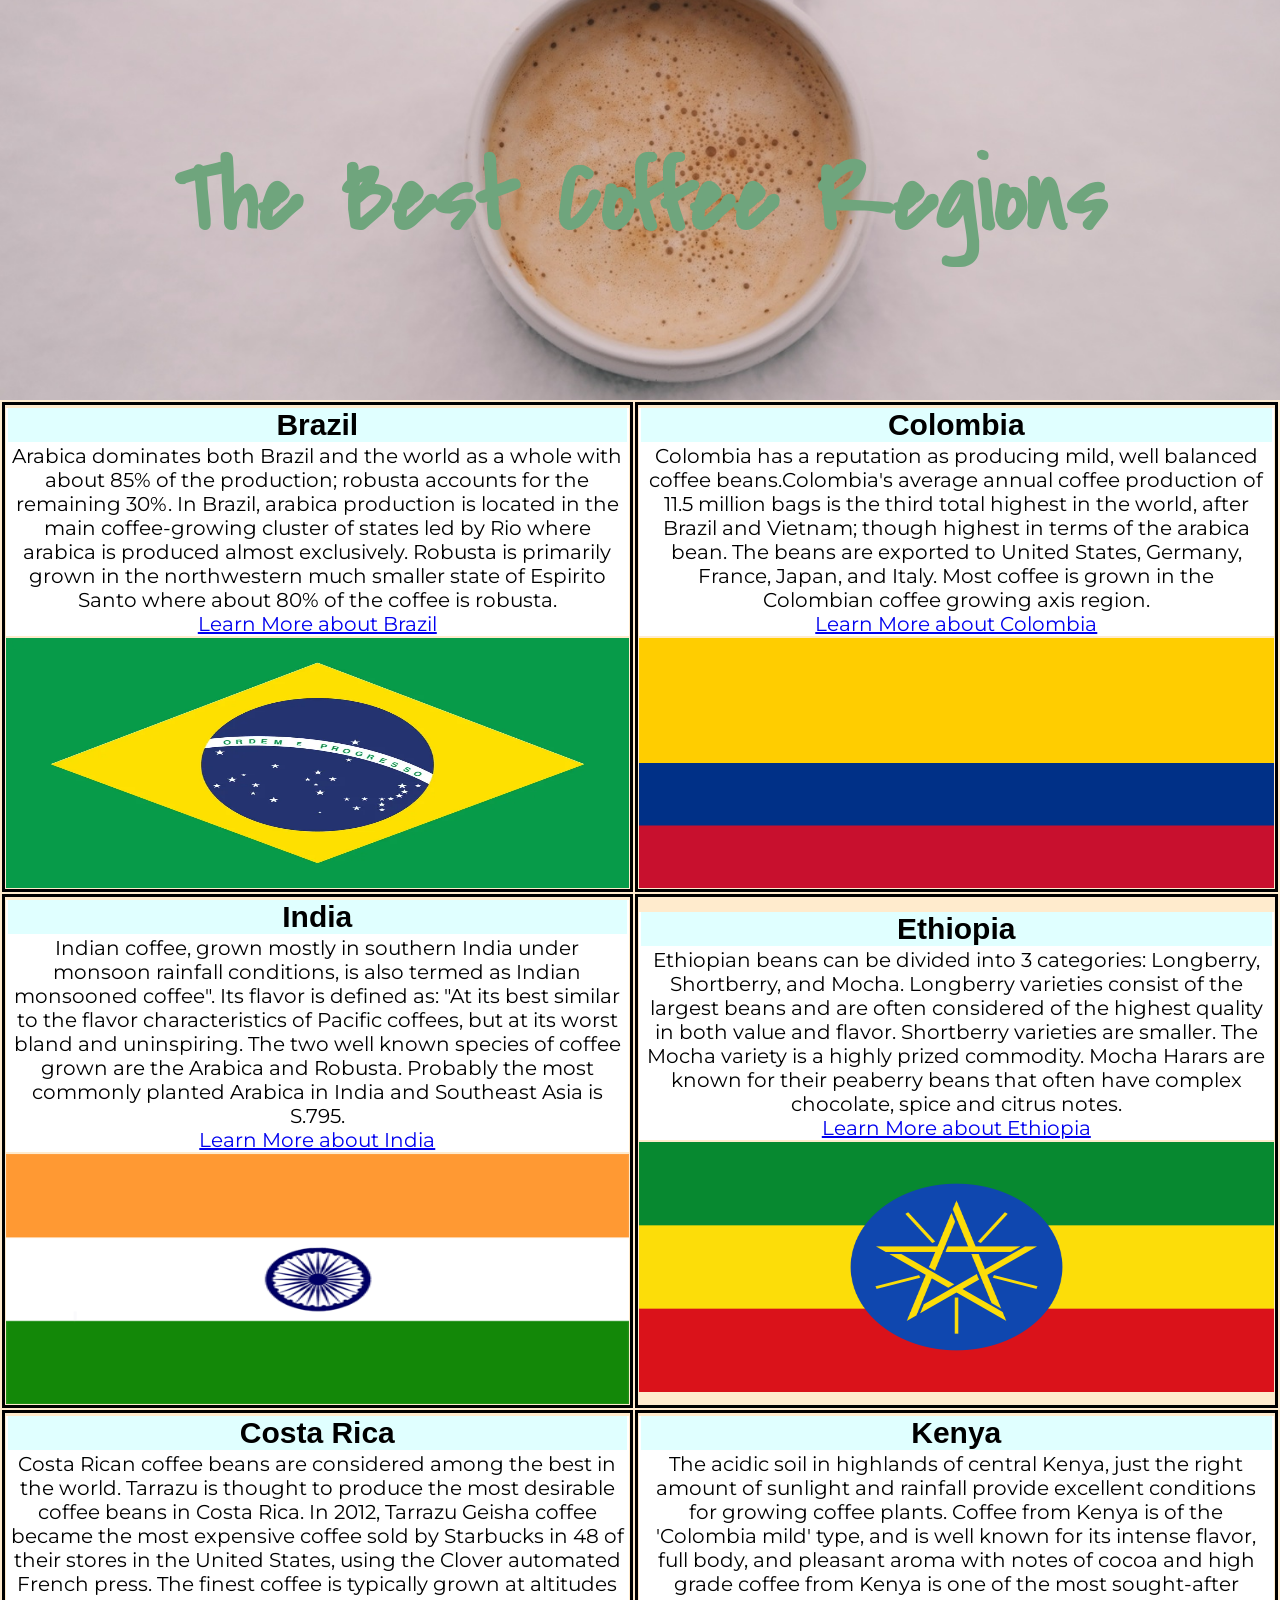
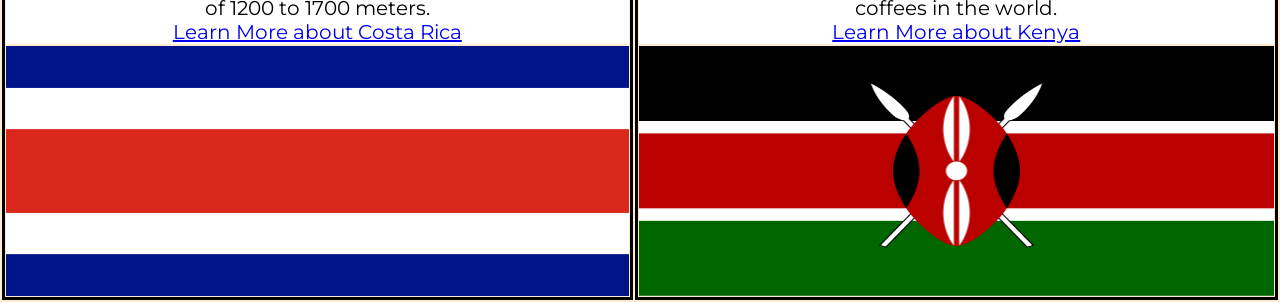
<file: coffee_regions_improve/src/index.html>
<!DOCTYPE html>
<html lang="en">
<head>
    <meta charset="UTF-8">
    <meta name="viewport" content="width=device-width, initial-scale=1.0">
    <title>Coffee Regions</title>
    <link rel="shortcut icon" href="../img/coffee.png" type="image/x-icon">
    <link rel="stylesheet" href="../css/style.css">
</head>
<body>

<div class="header">
    <h1 class="theme">The Best Coffee Regions</h1>
</div>
<div class="main">
    <table>
        <tr>
            <td>
                <div class="text_flag">
                    <h2>Brazil</h2>
                    <p>Arabica dominates both Brazil and the world as a whole with about 85% of the production; robusta
                        accounts
                        for the remaining 30%. In Brazil, arabica production is located in the main coffee-growing
                        cluster of
                        states
                        led by Rio where arabica is
                        produced almost exclusively. Robusta is primarily grown in the northwestern much smaller state
                        of
                        Espirito
                        Santo where about 80% of the coffee is robusta.<br>
                        <a href="https://en.wikipedia.org/wiki/Brazil" target="_blank">Learn More
                            about Brazil</a></p>
                </div>
                <img src="../img/brazil_flag.png" alt="Brazil" class="cell_flag">
            </td>
            <td>
                <div class="text_flag">
                <h2>Colombia</h2>
                <p>Colombia has a reputation as producing mild, well balanced coffee beans.Colombia's average annual
                    coffee
                    production of 11.5 million bags is the third total highest in the world, after Brazil and Vietnam;
                    though
                    highest in terms of the arabica
                    bean. The beans are exported to United States, Germany, France, Japan, and Italy. Most coffee is
                    grown
                    in
                    the Colombian coffee growing axis region.<br>
                    <a href="https://en.wikipedia.org/wiki/Colombia" target="_blank">Learn More about Colombia</a></p>
                </div>
                <img src="../img/colombia_flag.png" alt="Colombia" class="cell_flag">
            </td>
        </tr>
        <tr>
            <td>
                <div class="text_flag">
                <h2>India</h2>
                <p>Indian coffee, grown mostly in southern India under monsoon rainfall conditions, is also termed as
                    Indian
                    monsooned coffee". Its flavor is defined as: "At its best similar to the flavor characteristics of
                    Pacific
                    coffees, but at its worst bland and uninspiring. The two well known species of coffee grown are the
                    Arabica
                    and Robusta. Probably the most commonly planted Arabica in India and Southeast Asia is S.795.<br>
                    <a href="https://en.wikipedia.org/wiki/India" target="_blank"> Learn More about India</a></p>
                </div>
                <img src="../img/india_flag.png" alt="India" class="cell_flag">
            </td>
            <td>
                <div class="text_flag">
                <h2>Ethiopia</h2>
                <p>Ethiopian beans can be divided into 3 categories: Longberry, Shortberry, and Mocha. Longberry
                    varieties
                    consist of the largest beans and are often considered of the highest quality in both value and
                    flavor.
                    Shortberry varieties are smaller. The Mocha variety is a highly prized commodity. Mocha Harars are
                    known
                    for
                    their peaberry beans that often have complex chocolate, spice and citrus notes.<br>
                    <a href="https://en.wikipedia.org/wiki/Ethiopia" target="_blank"> Learn More about Ethiopia</a></p>
                </div>
                <img src="../img/ethiopia_flag.png" alt="Ethiopia" class="cell_flag">
            </td>
        </tr>
        <tr>
            <td>
                <div class="text_flag">
                <h2>Costa Rica</h2>
                <p>Costa Rican coffee beans are considered among the best in the world. Tarrazu is thought to produce
                    the
                    most desirable coffee beans in Costa Rica. In 2012, Tarrazu Geisha coffee became the most expensive
                    coffee sold by Starbucks in 48 of their stores in the United States, using the Clover automated
                    French
                    press. The finest coffee is typically grown at altitudes of 1200 to 1700 meters.<br>
                    <a href="https://en.wikipedia.org/wiki/Costa_Rica" target="_blank"> Learn More about Costa Rica</a>
                </p>
                </div>
                <img src="../img/costa-rica_flag.png" alt="Costa Rica" class="cell_flag">
            </td>
            <td>
                <div class="text_flag">
                <h2>Kenya</h2>
                <p>The acidic soil in highlands of central Kenya, just the right amount of sunlight and rainfall provide
                    excellent conditions for growing coffee plants. Coffee from Kenya is of the 'Colombia mild' type,
                    and is
                    well known for its intense flavor, full body, and pleasant aroma with notes of cocoa and high grade
                    coffee from Kenya is one of the most sought-after coffees in the world.<br>
                    <a href="https://en.wikipedia.org/wiki/Kenya" target="_blank">Learn More about Kenya</a></p>
                </div>
                <img src="../img/kenya_flag.png" alt="Kenya" class="cell_flag">
            </td>
        </tr>
    </table>
</div>
</body>
</html>
</file>
<file: coffee_regions_improve/css/style.css>
@import url('https://fonts.googleapis.com/css2?family=Covered+By+Your+Grace&family=Creepster&family=Montenegrin+Gothic+One&family=Playwrite+NZ:wght@100..400&display=swap');
@import url('https://fonts.googleapis.com/css2?family=Montserrat:ital,wght@0,100..900;1,100..900&family=Playfair+Display:ital,wght@0,400..900;1,400..900&display=swap');

body {
    margin: 0;
    background-color: blanchedalmond;
}

h2 {
    margin: 2px;
    font-family: Plafair Display, sans-serif;
    background-color: lightcyan;
}

p {
    margin: 2px;
    font-family: Montserrat, sans-serif;
}

td {
    height: 250px;
    border: 3px solid black;
    text-align: center;
    font-size: 20px;
}

.header {
    position: relative;
    background-image: url("../img/coffee-bgnd.png");
    height: 400px;
    background-size: cover;
    background-position: center;
}

.theme {
    position: absolute;
    top: 50%;
    left: 50%;
    width: 90%;

    transform: translate(-50%, -50%);

    margin: 0;
    text-align: center;
    font-family: "Covered By Your Grace", cursive;
    font-size: 100px;
    color: #6fa57d;
}

.cell_flag {
    display: block;
    background-position: center;
    background-size: cover;
    height: 100%;
    width: 100%;
    margin-top: 0;
}

.text_flag {
    background-color: white;
}
</file>
